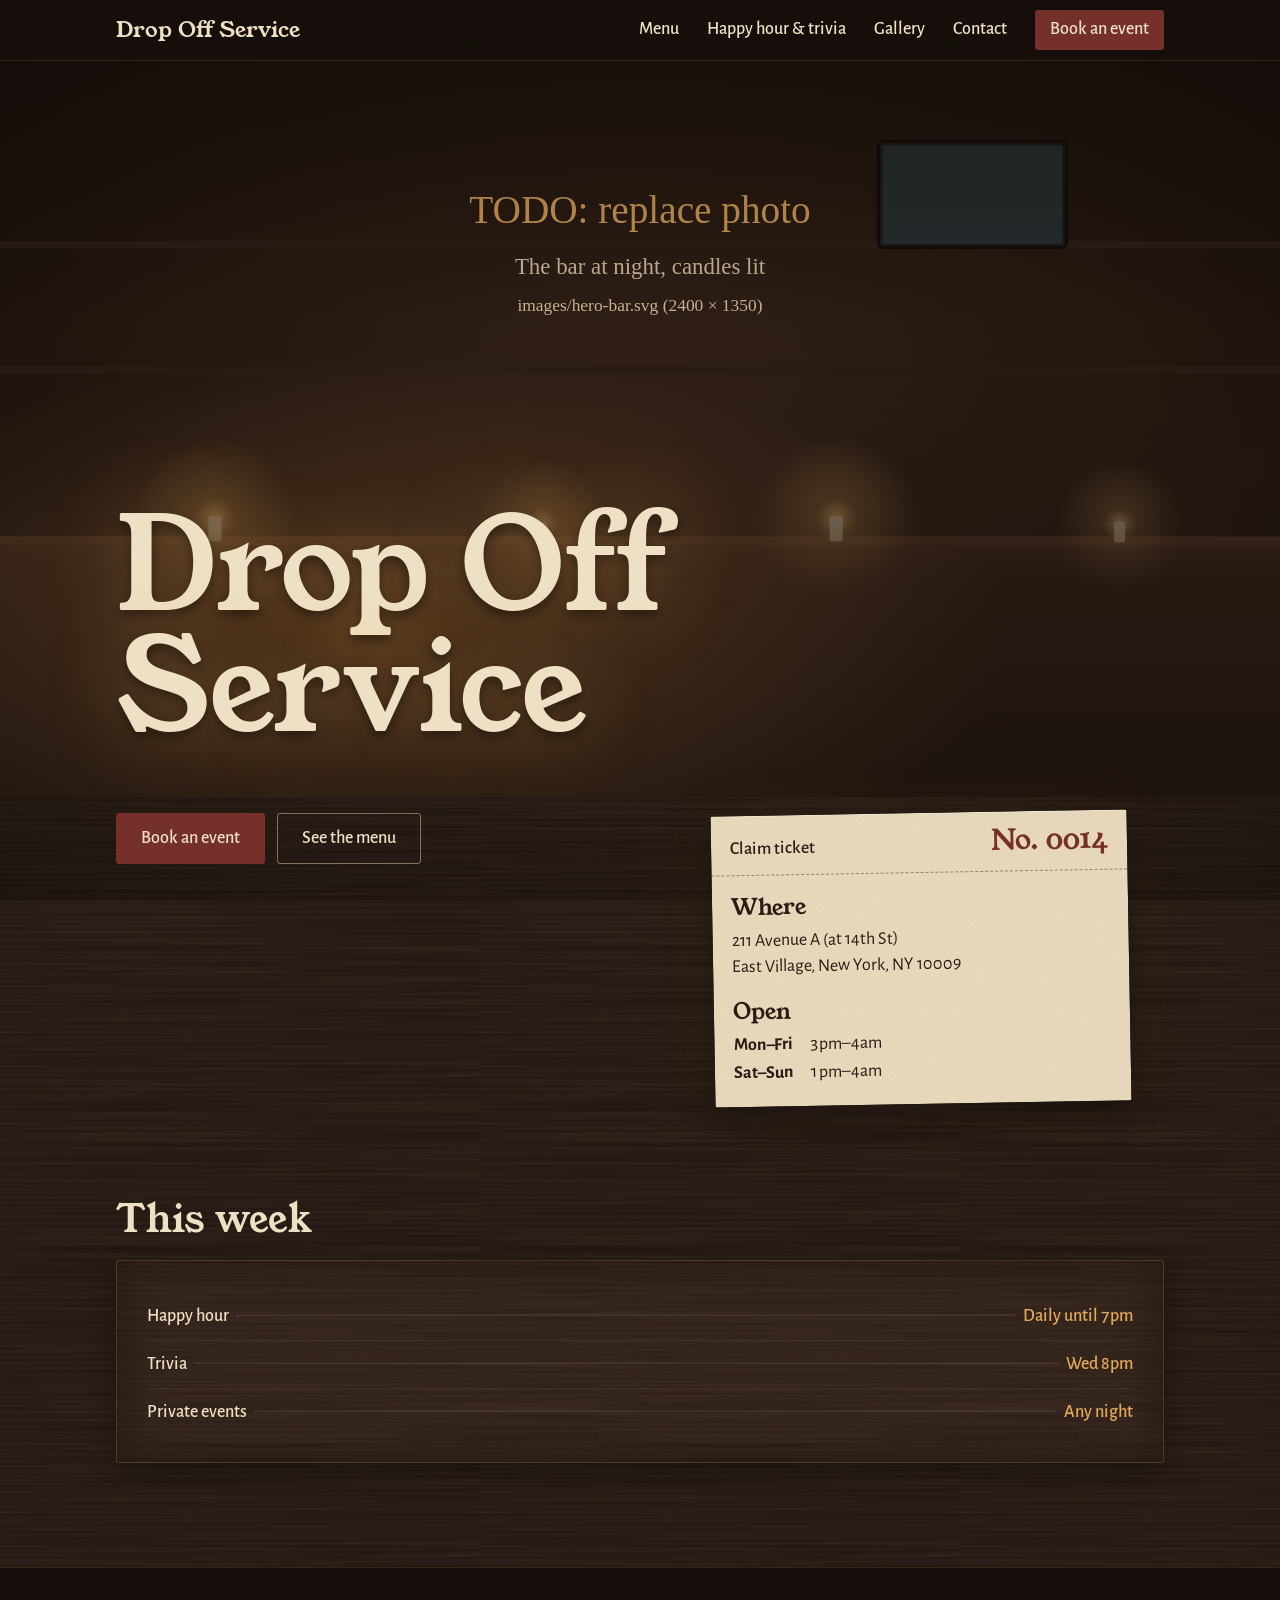
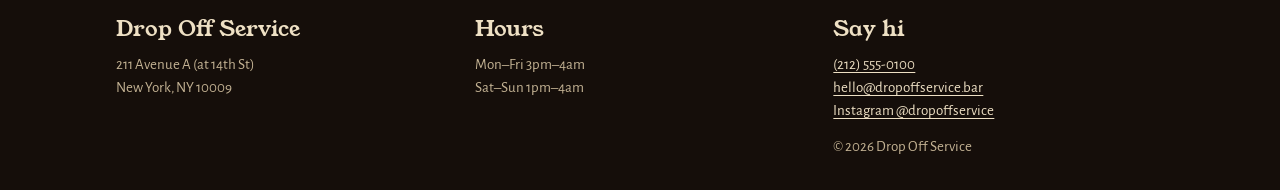
<file: index.html>
<!doctype html>
<html lang="en">
<head>
  <meta charset="utf-8">
  <meta name="viewport" content="width=device-width, initial-scale=1, viewport-fit=cover">
  <title>Drop Off Service | Bar at 14th St &amp; Avenue A, East Village</title>
  <meta name="description" content="Drop Off Service is a bar at 211 Avenue A, at 14th Street, in the East Village. Open until 4am every night, happy hour until 7pm, trivia Wednesdays, private events in the back room.">
  <meta name="theme-color" content="#150e0a">
  <script>document.documentElement.classList.add("js")</script>
  <link rel="preconnect" href="https://fonts.googleapis.com">
  <link rel="preconnect" href="https://fonts.gstatic.com" crossorigin>
  <link rel="stylesheet" href="https://fonts.googleapis.com/css2?family=Alegreya+Sans:ital,wght@0,400;0,500;0,700;1,400&family=Young+Serif&display=swap">
  <link rel="stylesheet" href="css/styles.css">
</head>
<body>
  <a class="skip-link" href="#main">Skip to content</a>

  <header class="site-header">
    <div class="wrap">
      <a class="wordmark" href="index.html">Drop Off Service</a>
      <button class="nav-toggle" type="button" aria-expanded="false" aria-controls="site-nav">Pages</button>
      <nav id="site-nav" class="site-nav" aria-label="Main">
        <ul>
          <li><a href="menu.html">Menu</a></li>
          <li><a href="happy-hour.html">Happy hour &amp; trivia</a></li>
          <li><a href="gallery.html">Gallery</a></li>
          <li><a href="contact.html">Contact</a></li>
          <li><a class="nav-book" href="events.html">Book an event</a></li>
        </ul>
      </nav>
    </div>
  </header>

  <main id="main">
    <section class="hero" aria-label="Welcome">
      <div class="hero-photo">
        <!-- TODO: replace with real photo (wide, at least 2400 × 1350) -->
        <img src="images/hero-bar.svg" alt="Inside Drop Off Service" width="2400" height="1350">
        <div class="sign sign-lit wrap">
          <h1><span>Drop Off</span> <span>Service</span></h1>
        </div>
      </div>

      <div class="hero-body wrap">
        <div class="hero-copy">
          <div class="hero-actions">
            <a class="btn" href="events.html">Book an event</a>
            <a class="btn btn-quiet" href="menu.html">See the menu</a>
          </div>
        </div>

        <div class="ticket ticket-tilt">
          <div class="ticket-stub">
            <span>Claim ticket</span>
            <span class="ticket-no">No. 0014</span>
          </div>
          <div class="ticket-body">
            <h2>Where</h2>
            <address>
              211 Avenue A (at 14th St)<br>
              East Village, New York, NY 10009
            </address>
            <h2>Open</h2>
            <dl>
              <dt>Mon–Fri</dt><dd>3pm–4am</dd>
              <dt>Sat–Sun</dt><dd>1pm–4am</dd>
            </dl>
          </div>
        </div>
      </div>
    </section>

    <section class="section wrap" aria-labelledby="this-week">
      <h2 class="section-title" id="this-week">This week</h2>
      <div class="board">
        <!-- TODO: confirm trivia start time -->
        <ul>
          <li>
            <a class="row" href="happy-hour.html"><span>Happy hour</span><span class="leader"></span><span class="price">Daily until 7pm</span></a>
          </li>
          <li>
            <a class="row" href="happy-hour.html#trivia"><span>Trivia</span><span class="leader"></span><span class="price">Wed 8pm</span></a>
          </li>
          <li>
            <a class="row" href="events.html"><span>Private events</span><span class="leader"></span><span class="price">Any night</span></a>
          </li>
        </ul>
      </div>
    </section>

  </main>

  <footer class="site-footer">
    <div class="wrap">
      <div>
        <h2>Drop Off Service</h2>
        <address>211 Avenue A (at 14th St)<br>New York, NY 10009</address>
      </div>
      <div>
        <h2>Hours</h2>
        <p>Mon–Fri 3pm–4am<br>Sat–Sun 1pm–4am</p>
      </div>
      <div>
        <h2>Say hi</h2>
        <!-- TODO: real phone, email, Instagram handle -->
        <p><a href="tel:+12125550100">(212) 555-0100</a><br>
          <a href="mailto:hello@dropoffservice.bar">hello@dropoffservice.bar</a><br>
          <a href="https://www.instagram.com/dropoffservice/">Instagram @dropoffservice</a></p>
        <p>&copy; <span data-year>2026</span> Drop Off Service</p>
      </div>
    </div>
  </footer>

  <script src="js/main.js" defer></script>
</body>
</html>
</file>
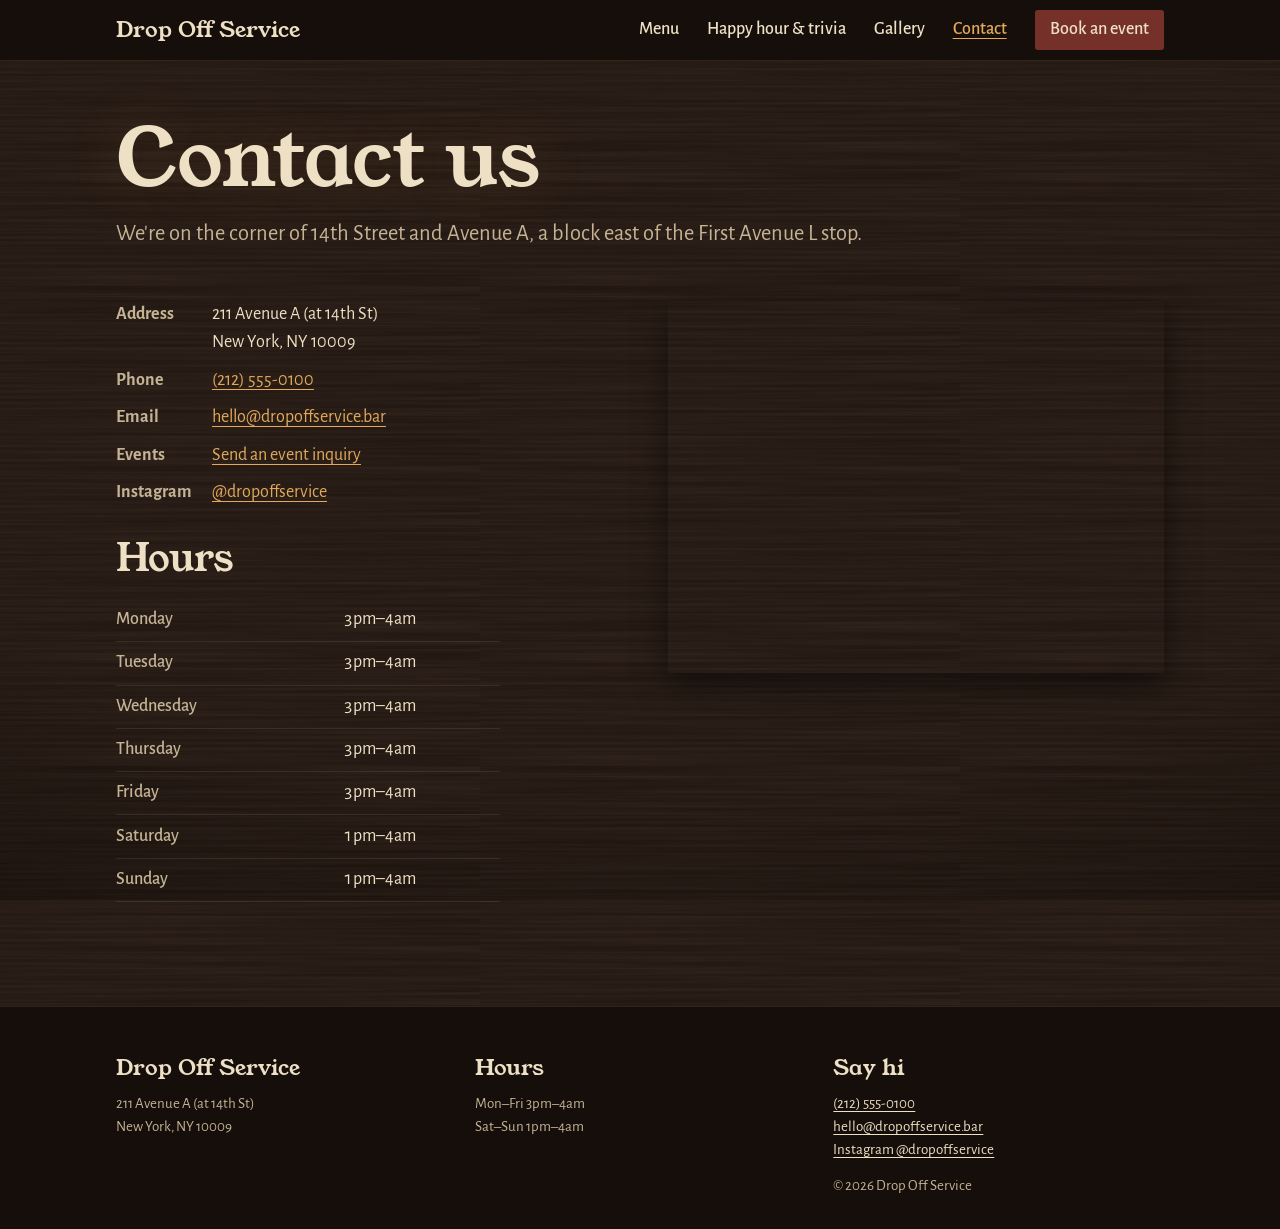
<file: contact.html>
<!doctype html>
<html lang="en">
<head>
  <meta charset="utf-8">
  <meta name="viewport" content="width=device-width, initial-scale=1, viewport-fit=cover">
  <title>Contact | Drop Off Service, East Village</title>
  <meta name="description" content="Address, hours, phone, and map for Drop Off Service at 14th St and Avenue A.">
  <meta name="theme-color" content="#150e0a">
  <script>document.documentElement.classList.add("js")</script>
  <link rel="preconnect" href="https://fonts.googleapis.com">
  <link rel="preconnect" href="https://fonts.gstatic.com" crossorigin>
  <link rel="stylesheet" href="https://fonts.googleapis.com/css2?family=Alegreya+Sans:ital,wght@0,400;0,500;0,700;1,400&family=Young+Serif&display=swap">
  <link rel="stylesheet" href="css/styles.css">
</head>
<body>
  <a class="skip-link" href="#main">Skip to content</a>

  <header class="site-header">
    <div class="wrap">
      <a class="wordmark" href="index.html">Drop Off Service</a>
      <button class="nav-toggle" type="button" aria-expanded="false" aria-controls="site-nav">Pages</button>
      <nav id="site-nav" class="site-nav" aria-label="Main">
        <ul>
          <li><a href="menu.html">Menu</a></li>
          <li><a href="happy-hour.html">Happy hour &amp; trivia</a></li>
          <li><a href="gallery.html">Gallery</a></li>
          <li><a href="contact.html" aria-current="page">Contact</a></li>
          <li><a class="nav-book" href="events.html">Book an event</a></li>
        </ul>
      </nav>
    </div>
  </header>

  <main id="main">
    <header class="page-head wrap">
      <h1>Contact us</h1>
      <p>We're on the corner of 14th Street and Avenue A, a block east of the First Avenue L stop.</p>
    </header>

    <section class="section wrap" aria-label="Contact details and map">
      <div class="split">
        <div>
          <!-- TODO: real phone, email, and Instagram handle -->
          <dl class="facts">
            <dt>Address</dt>
            <dd><address>211 Avenue A (at 14th St)<br>New York, NY 10009</address></dd>
            <dt>Phone</dt>
            <dd><a href="tel:+12125550100">(212) 555-0100</a></dd>
            <dt>Email</dt>
            <dd><a href="mailto:hello@dropoffservice.bar">hello@dropoffservice.bar</a></dd>
            <dt>Events</dt>
            <dd><a href="events.html">Send an event inquiry</a></dd>
            <dt>Instagram</dt>
            <dd><a href="https://www.instagram.com/dropoffservice/">@dropoffservice</a></dd>
          </dl>

          <h2 class="section-title" id="hours">Hours</h2>
          <table class="hours" aria-labelledby="hours">
            <tbody>
              <tr><th scope="row">Monday</th><td>3pm–4am</td></tr>
              <tr><th scope="row">Tuesday</th><td>3pm–4am</td></tr>
              <tr><th scope="row">Wednesday</th><td>3pm–4am</td></tr>
              <tr><th scope="row">Thursday</th><td>3pm–4am</td></tr>
              <tr><th scope="row">Friday</th><td>3pm–4am</td></tr>
              <tr><th scope="row">Saturday</th><td>1pm–4am</td></tr>
              <tr><th scope="row">Sunday</th><td>1pm–4am</td></tr>
            </tbody>
          </table>
        </div>

        <div class="map">
          <iframe
            src="https://www.google.com/maps?q=211+Avenue+A,+New+York,+NY+10009&amp;z=17&amp;output=embed"
            title="Map showing Drop Off Service at 14th Street and Avenue A"
            loading="lazy"
            referrerpolicy="no-referrer-when-downgrade"></iframe>
        </div>
      </div>
    </section>
  </main>

  <footer class="site-footer">
    <div class="wrap">
      <div>
        <h2>Drop Off Service</h2>
        <address>211 Avenue A (at 14th St)<br>New York, NY 10009</address>
      </div>
      <div>
        <h2>Hours</h2>
        <p>Mon–Fri 3pm–4am<br>Sat–Sun 1pm–4am</p>
      </div>
      <div>
        <h2>Say hi</h2>
        <!-- TODO: real phone, email, Instagram handle -->
        <p><a href="tel:+12125550100">(212) 555-0100</a><br>
          <a href="mailto:hello@dropoffservice.bar">hello@dropoffservice.bar</a><br>
          <a href="https://www.instagram.com/dropoffservice/">Instagram @dropoffservice</a></p>
        <p>&copy; <span data-year>2026</span> Drop Off Service</p>
      </div>
    </div>
  </footer>

  <script src="js/main.js" defer></script>
</body>
</html>
</file>
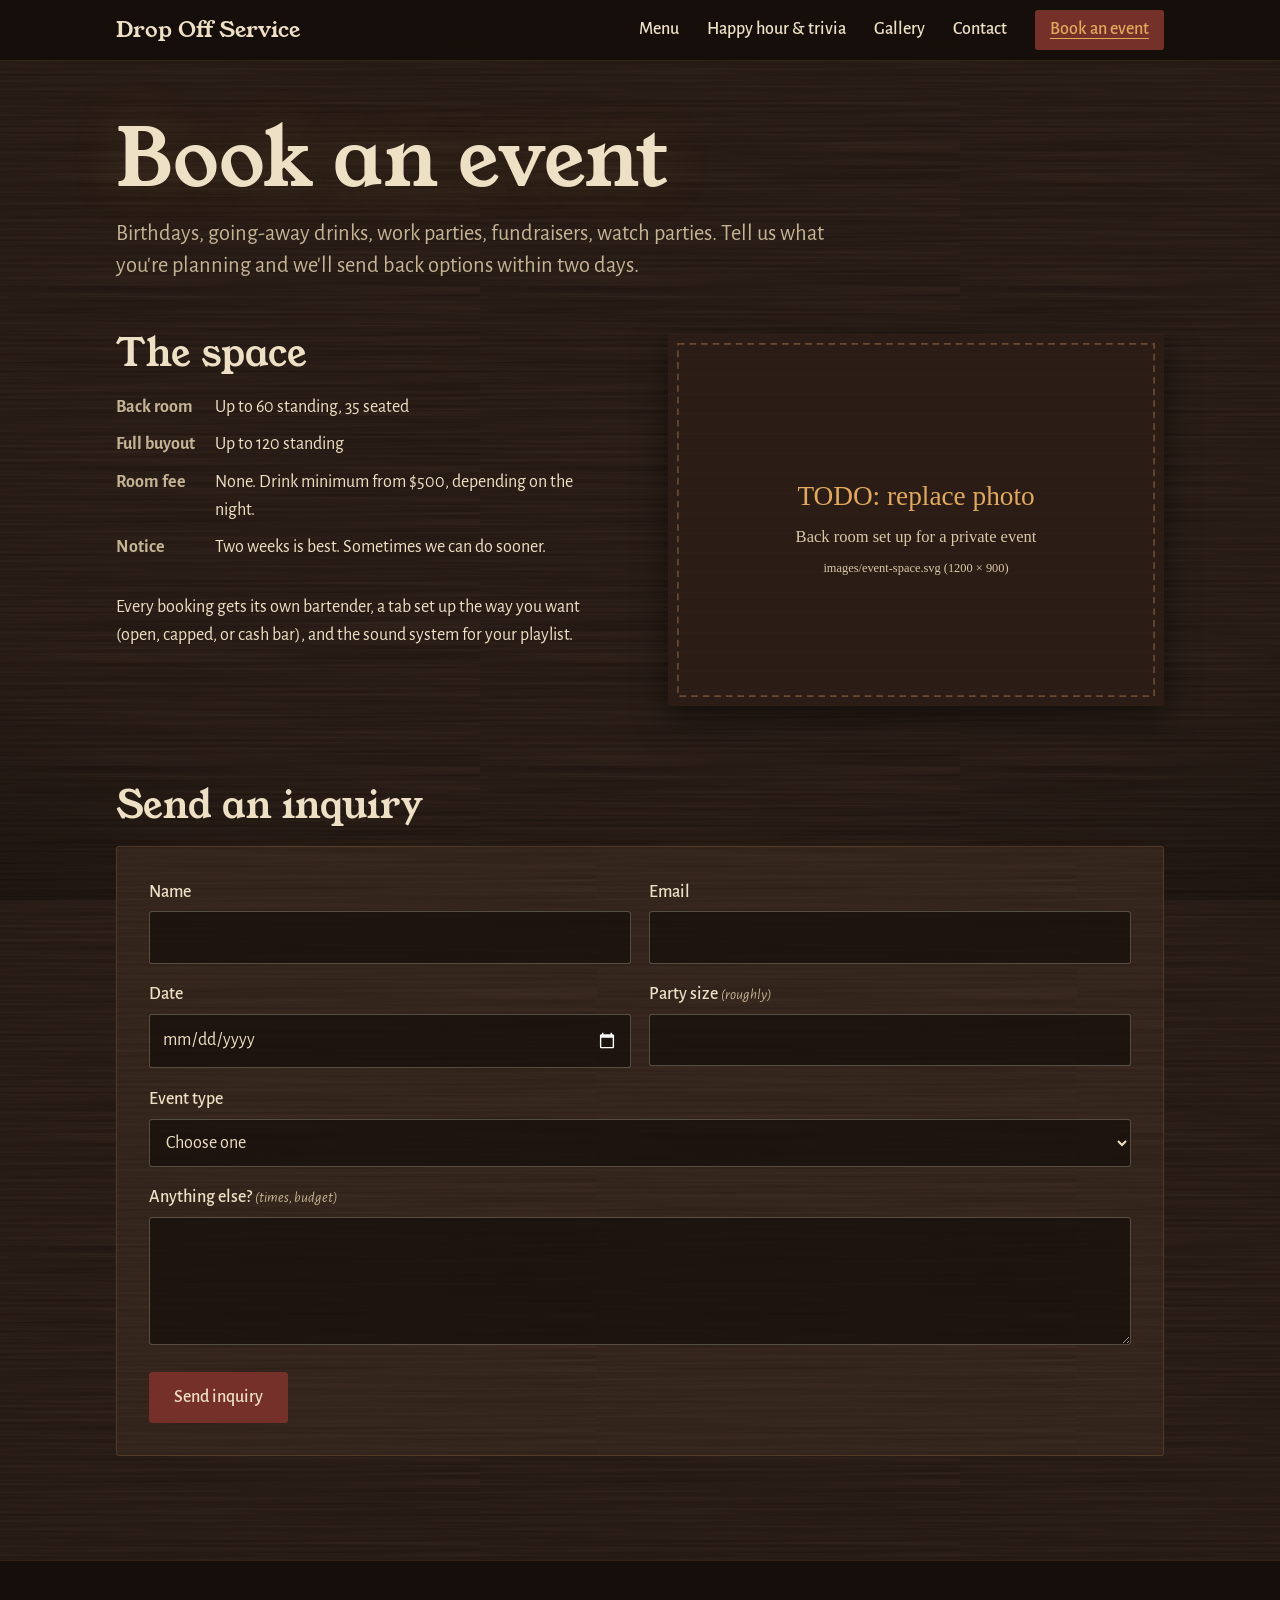
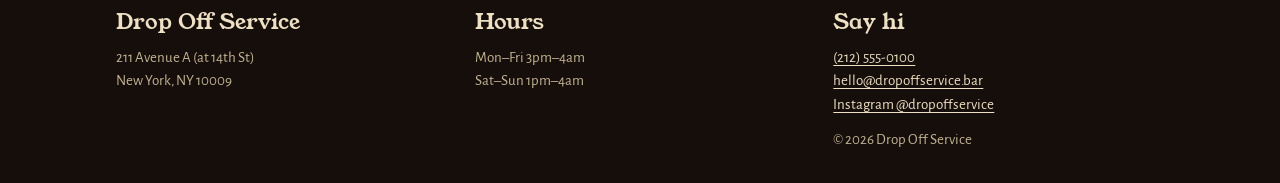
<file: events.html>
<!doctype html>
<html lang="en">
<head>
  <meta charset="utf-8">
  <meta name="viewport" content="width=device-width, initial-scale=1, viewport-fit=cover">
  <title>Book an Event | Drop Off Service, East Village</title>
  <meta name="description" content="Host a birthday, work party, or fundraiser in the back room at Drop Off Service.">
  <meta name="theme-color" content="#150e0a">
  <script>document.documentElement.classList.add("js")</script>
  <link rel="preconnect" href="https://fonts.googleapis.com">
  <link rel="preconnect" href="https://fonts.gstatic.com" crossorigin>
  <link rel="stylesheet" href="https://fonts.googleapis.com/css2?family=Alegreya+Sans:ital,wght@0,400;0,500;0,700;1,400&family=Young+Serif&display=swap">
  <link rel="stylesheet" href="css/styles.css">
</head>
<body>
  <a class="skip-link" href="#main">Skip to content</a>

  <header class="site-header">
    <div class="wrap">
      <a class="wordmark" href="index.html">Drop Off Service</a>
      <button class="nav-toggle" type="button" aria-expanded="false" aria-controls="site-nav">Pages</button>
      <nav id="site-nav" class="site-nav" aria-label="Main">
        <ul>
          <li><a href="menu.html">Menu</a></li>
          <li><a href="happy-hour.html">Happy hour &amp; trivia</a></li>
          <li><a href="gallery.html">Gallery</a></li>
          <li><a href="contact.html">Contact</a></li>
          <li><a class="nav-book" href="events.html" aria-current="page">Book an event</a></li>
        </ul>
      </nav>
    </div>
  </header>

  <main id="main">
    <header class="page-head wrap">
      <h1>Book an event</h1>
      <!-- TODO: replace placeholder intro copy -->
      <p>Birthdays, going-away drinks, work parties, fundraisers, watch parties. Tell us what you're planning and we'll send back options within two days.</p>
    </header>

    <section class="section wrap" aria-labelledby="space">
      <div class="split">
        <div>
          <h2 class="section-title" id="space">The space</h2>
          <!-- TODO: confirm capacities, minimums, and inclusions -->
          <dl class="facts">
            <dt>Back room</dt><dd>Up to 60 standing, 35 seated</dd>
            <dt>Full buyout</dt><dd>Up to 120 standing</dd>
            <dt>Room fee</dt><dd>None. Drink minimum from $500, depending on the night.</dd>
            <dt>Notice</dt><dd>Two weeks is best. Sometimes we can do sooner.</dd>
          </dl>
          <div class="prose">
            <p>Every booking gets its own bartender, a tab set up the way you want (open, capped, or cash bar), and the sound system for your playlist.</p>
          </div>
        </div>
        <figure class="photo">
          <!-- TODO: replace with real photo of the back room -->
          <img src="images/event-space.svg" alt="The back room set up for a private party" width="1200" height="900" loading="lazy">
        </figure>
      </div>
    </section>

    <section class="section wrap" aria-labelledby="inquire">
      <h2 class="section-title" id="inquire">Send an inquiry</h2>
      <!-- TODO: replace action with your Formspree (or similar) endpoint, e.g. https://formspree.io/f/abcdwxyz -->
      <form class="form" action="https://formspree.io/f/TODO_FORM_ID" method="POST" data-stub-form data-success="Inquiry sent. We'll reply by email within two days.">
        <div class="form-grid">
          <div class="field">
            <label for="name">Name</label>
            <input id="name" name="name" type="text" autocomplete="name" required>
          </div>
          <div class="field">
            <label for="email">Email</label>
            <input id="email" name="email" type="email" autocomplete="email" required>
          </div>
          <div class="field">
            <label for="date">Date</label>
            <input id="date" name="date" type="date" required>
          </div>
          <div class="field">
            <label for="party-size">Party size <span class="hint">(roughly)</span></label>
            <input id="party-size" name="party_size" type="number" min="1" max="120" inputmode="numeric" required>
          </div>
          <div class="field field-full">
            <label for="event-type">Event type</label>
            <select id="event-type" name="event_type" required>
              <option value="">Choose one</option>
              <option>Birthday</option>
              <option>Work party</option>
              <option>Going-away or celebration</option>
              <option>Fundraiser</option>
              <option>Watch party</option>
              <option>Something else</option>
            </select>
          </div>
          <div class="field field-full">
            <label for="message">Anything else? <span class="hint">(times, budget)</span></label>
            <textarea id="message" name="message"></textarea>
          </div>
          <div class="field-full">
            <button class="btn" type="submit">Send inquiry</button>
          </div>
        </div>
        <p class="form-status" role="status"></p>
      </form>
    </section>
  </main>

  <footer class="site-footer">
    <div class="wrap">
      <div>
        <h2>Drop Off Service</h2>
        <address>211 Avenue A (at 14th St)<br>New York, NY 10009</address>
      </div>
      <div>
        <h2>Hours</h2>
        <p>Mon–Fri 3pm–4am<br>Sat–Sun 1pm–4am</p>
      </div>
      <div>
        <h2>Say hi</h2>
        <!-- TODO: real phone, email, Instagram handle -->
        <p><a href="tel:+12125550100">(212) 555-0100</a><br>
          <a href="mailto:hello@dropoffservice.bar">hello@dropoffservice.bar</a><br>
          <a href="https://www.instagram.com/dropoffservice/">Instagram @dropoffservice</a></p>
        <p>&copy; <span data-year>2026</span> Drop Off Service</p>
      </div>
    </div>
  </footer>

  <script src="js/main.js" defer></script>
</body>
</html>
</file>
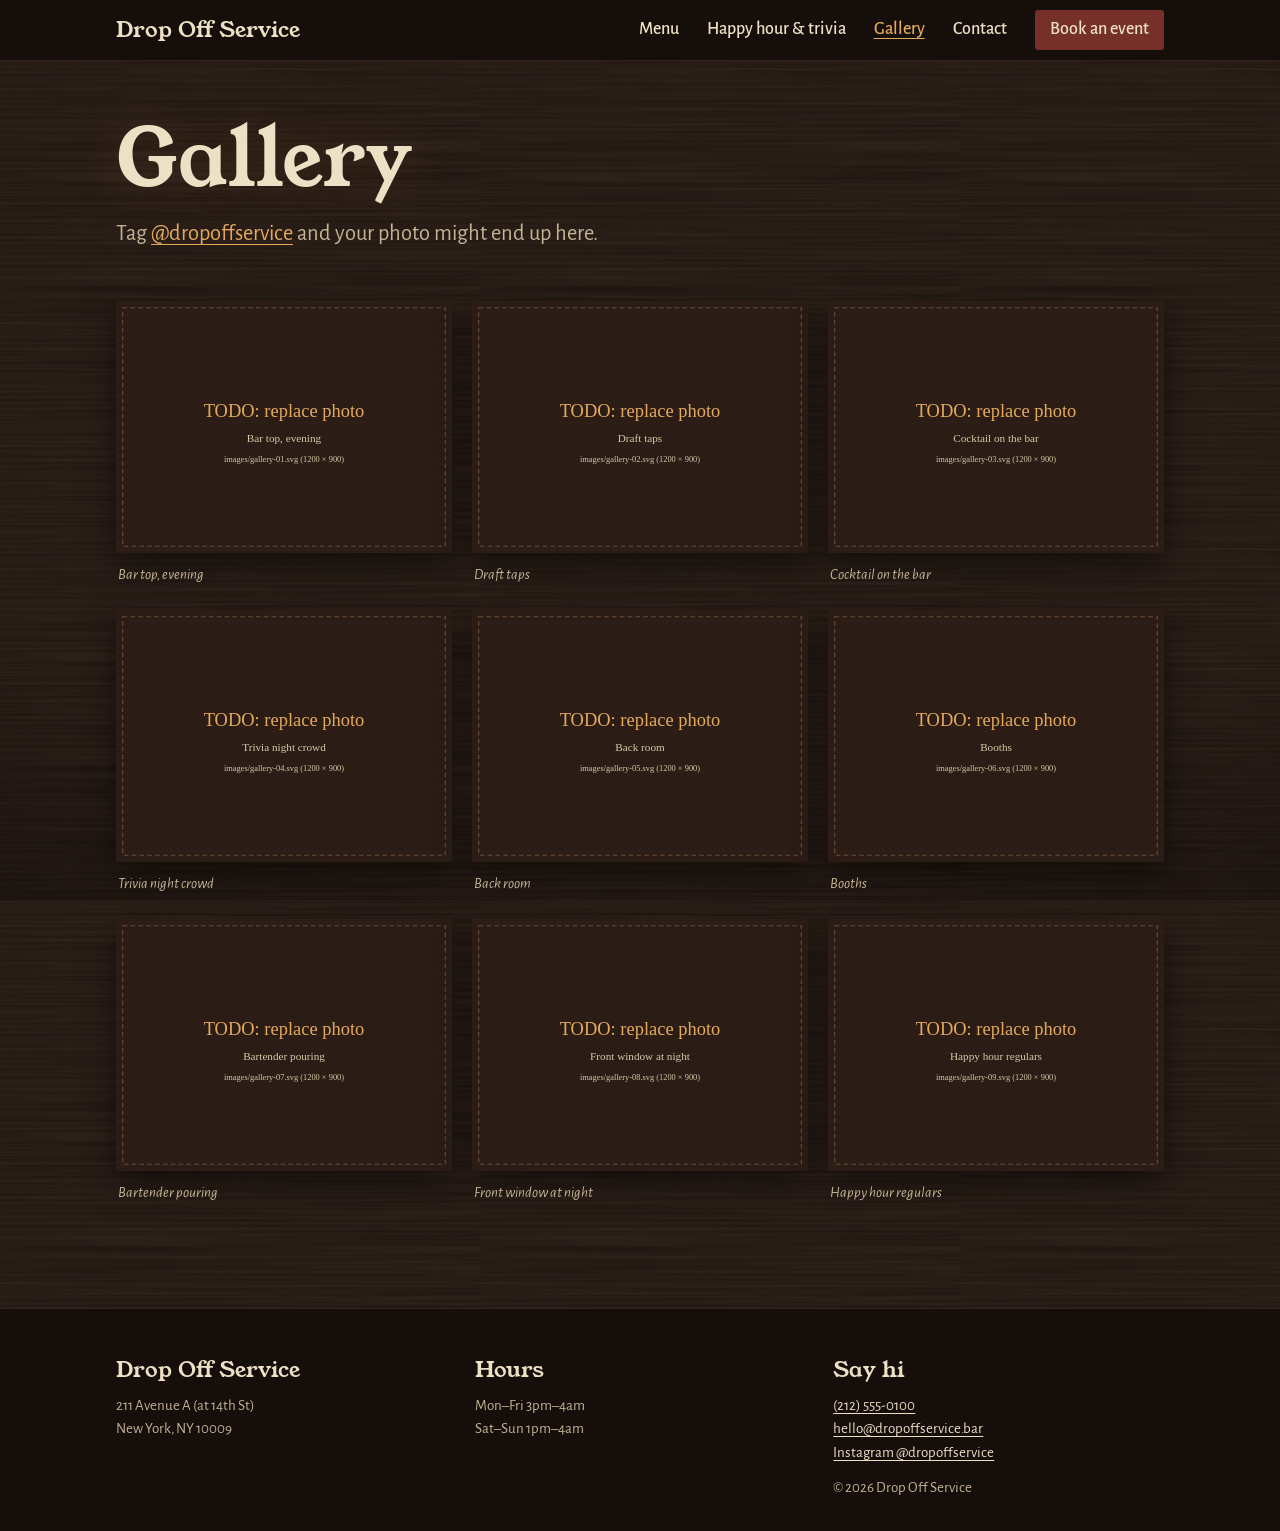
<file: gallery.html>
<!doctype html>
<html lang="en">
<head>
  <meta charset="utf-8">
  <meta name="viewport" content="width=device-width, initial-scale=1, viewport-fit=cover">
  <title>Gallery | Drop Off Service, East Village</title>
  <meta name="description" content="Photos from Drop Off Service in the East Village.">
  <meta name="theme-color" content="#150e0a">
  <script>document.documentElement.classList.add("js")</script>
  <link rel="preconnect" href="https://fonts.googleapis.com">
  <link rel="preconnect" href="https://fonts.gstatic.com" crossorigin>
  <link rel="stylesheet" href="https://fonts.googleapis.com/css2?family=Alegreya+Sans:ital,wght@0,400;0,500;0,700;1,400&family=Young+Serif&display=swap">
  <link rel="stylesheet" href="css/styles.css">
</head>
<body>
  <a class="skip-link" href="#main">Skip to content</a>

  <header class="site-header">
    <div class="wrap">
      <a class="wordmark" href="index.html">Drop Off Service</a>
      <button class="nav-toggle" type="button" aria-expanded="false" aria-controls="site-nav">Pages</button>
      <nav id="site-nav" class="site-nav" aria-label="Main">
        <ul>
          <li><a href="menu.html">Menu</a></li>
          <li><a href="happy-hour.html">Happy hour &amp; trivia</a></li>
          <li><a href="gallery.html" aria-current="page">Gallery</a></li>
          <li><a href="contact.html">Contact</a></li>
          <li><a class="nav-book" href="events.html">Book an event</a></li>
        </ul>
      </nav>
    </div>
  </header>

  <main id="main">
    <header class="page-head wrap">
      <h1>Gallery</h1>
      <p>Tag <a href="https://www.instagram.com/dropoffservice/">@dropoffservice</a> and your photo might end up here.</p>
      <!-- TODO: confirm Instagram handle -->
    </header>

    <section class="section wrap" aria-label="Photos">
      <!-- TODO: every image below is a placeholder. Drop real photos into /images and update src, alt, and caption -->
      <ul class="gallery">
        <li><figure class="photo"><img src="images/gallery-01.svg" alt="TODO: describe photo (Bar top, evening)" width="1200" height="900"><figcaption>Bar top, evening</figcaption></figure></li>
        <li><figure class="photo"><img src="images/gallery-02.svg" alt="TODO: describe photo (Draft taps)" width="1200" height="900"><figcaption>Draft taps</figcaption></figure></li>
        <li><figure class="photo"><img src="images/gallery-03.svg" alt="TODO: describe photo (Cocktail on the bar)" width="1200" height="900"><figcaption>Cocktail on the bar</figcaption></figure></li>
        <li><figure class="photo"><img src="images/gallery-04.svg" alt="TODO: describe photo (Trivia night crowd)" width="1200" height="900" loading="lazy"><figcaption>Trivia night crowd</figcaption></figure></li>
        <li><figure class="photo"><img src="images/gallery-05.svg" alt="TODO: describe photo (Back room)" width="1200" height="900" loading="lazy"><figcaption>Back room</figcaption></figure></li>
        <li><figure class="photo"><img src="images/gallery-06.svg" alt="TODO: describe photo (Booths)" width="1200" height="900" loading="lazy"><figcaption>Booths</figcaption></figure></li>
        <li><figure class="photo"><img src="images/gallery-07.svg" alt="TODO: describe photo (Bartender pouring)" width="1200" height="900" loading="lazy"><figcaption>Bartender pouring</figcaption></figure></li>
        <li><figure class="photo"><img src="images/gallery-08.svg" alt="TODO: describe photo (Front window at night)" width="1200" height="900" loading="lazy"><figcaption>Front window at night</figcaption></figure></li>
        <li><figure class="photo"><img src="images/gallery-09.svg" alt="TODO: describe photo (Happy hour regulars)" width="1200" height="900" loading="lazy"><figcaption>Happy hour regulars</figcaption></figure></li>
      </ul>
    </section>
  </main>

  <footer class="site-footer">
    <div class="wrap">
      <div>
        <h2>Drop Off Service</h2>
        <address>211 Avenue A (at 14th St)<br>New York, NY 10009</address>
      </div>
      <div>
        <h2>Hours</h2>
        <p>Mon–Fri 3pm–4am<br>Sat–Sun 1pm–4am</p>
      </div>
      <div>
        <h2>Say hi</h2>
        <!-- TODO: real phone, email, Instagram handle -->
        <p><a href="tel:+12125550100">(212) 555-0100</a><br>
          <a href="mailto:hello@dropoffservice.bar">hello@dropoffservice.bar</a><br>
          <a href="https://www.instagram.com/dropoffservice/">Instagram @dropoffservice</a></p>
        <p>&copy; <span data-year>2026</span> Drop Off Service</p>
      </div>
    </div>
  </footer>

  <script src="js/main.js" defer></script>
</body>
</html>
</file>
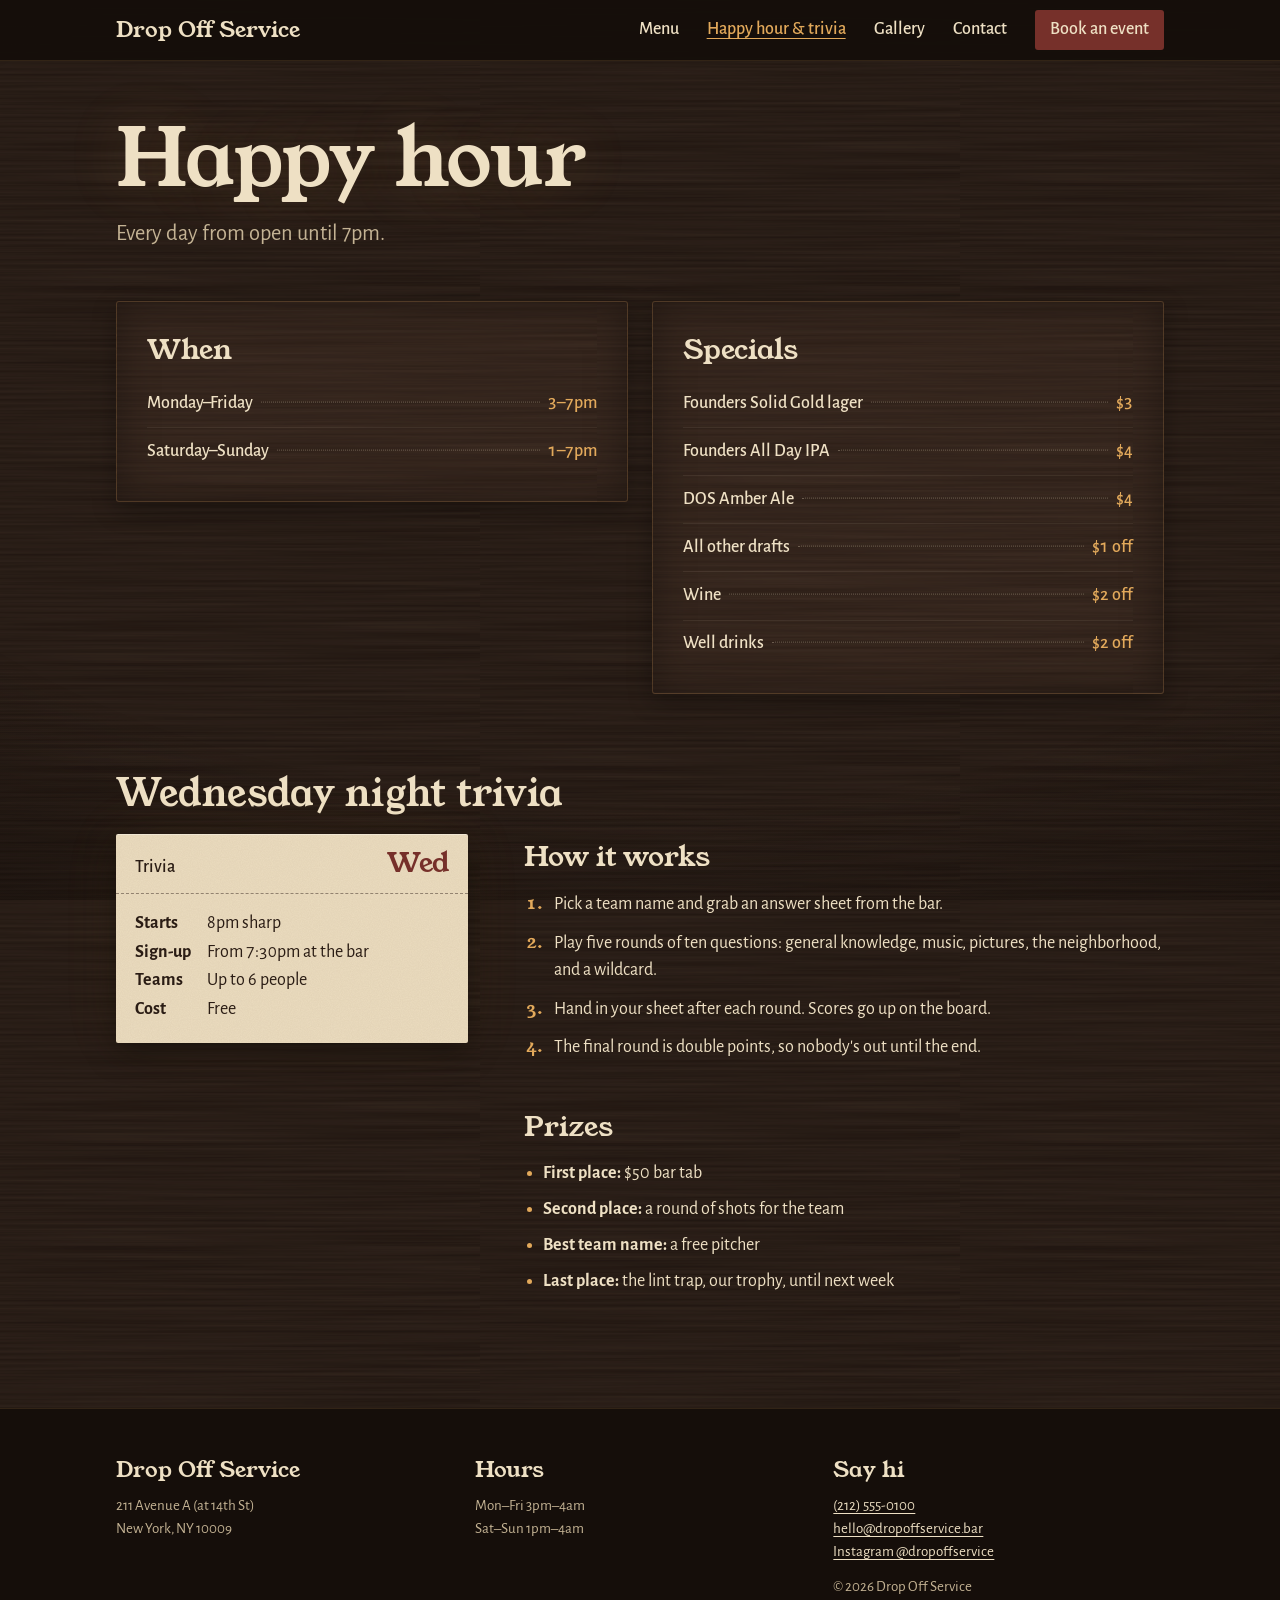
<file: happy-hour.html>
<!doctype html>
<html lang="en">
<head>
  <meta charset="utf-8">
  <meta name="viewport" content="width=device-width, initial-scale=1, viewport-fit=cover">
  <title>Happy Hour &amp; Trivia | Drop Off Service, East Village</title>
  <meta name="description" content="Happy hour every day from open until 7pm, and trivia every Wednesday night.">
  <meta name="theme-color" content="#150e0a">
  <script>document.documentElement.classList.add("js")</script>
  <link rel="preconnect" href="https://fonts.googleapis.com">
  <link rel="preconnect" href="https://fonts.gstatic.com" crossorigin>
  <link rel="stylesheet" href="https://fonts.googleapis.com/css2?family=Alegreya+Sans:ital,wght@0,400;0,500;0,700;1,400&family=Young+Serif&display=swap">
  <link rel="stylesheet" href="css/styles.css">
</head>
<body>
  <a class="skip-link" href="#main">Skip to content</a>

  <header class="site-header">
    <div class="wrap">
      <a class="wordmark" href="index.html">Drop Off Service</a>
      <button class="nav-toggle" type="button" aria-expanded="false" aria-controls="site-nav">Pages</button>
      <nav id="site-nav" class="site-nav" aria-label="Main">
        <ul>
          <li><a href="menu.html">Menu</a></li>
          <li><a href="happy-hour.html" aria-current="page">Happy hour &amp; trivia</a></li>
          <li><a href="gallery.html">Gallery</a></li>
          <li><a href="contact.html">Contact</a></li>
          <li><a class="nav-book" href="events.html">Book an event</a></li>
        </ul>
      </nav>
    </div>
  </header>

  <main id="main">
    <header class="page-head wrap">
      <h1>Happy hour</h1>
      <p>Every day from open until 7pm.</p>
    </header>

    <div class="section wrap">
      <div class="board-grid">
        <section class="board" aria-labelledby="hh-when">
          <h2 id="hh-when">When</h2>
          <ul>
            <li><div class="row"><span>Monday–Friday</span><span class="leader"></span><span class="price">3–7pm</span></div></li>
            <li><div class="row"><span>Saturday–Sunday</span><span class="leader"></span><span class="price">1–7pm</span></div></li>
          </ul>
        </section>

        <section class="board" aria-labelledby="hh-specials">
          <h2 id="hh-specials">Specials</h2>
          <ul>
            <li><div class="row"><span>Founders Solid Gold lager</span><span class="leader"></span><span class="price">$3</span></div></li>
            <li><div class="row"><span>Founders All Day IPA</span><span class="leader"></span><span class="price">$4</span></div></li>
            <!-- TODO: confirm exact name of the DOS amber ale -->
            <li><div class="row"><span>DOS Amber Ale</span><span class="leader"></span><span class="price">$4</span></div></li>
            <li><div class="row"><span>All other drafts</span><span class="leader"></span><span class="price">$1 off</span></div></li>
            <li><div class="row"><span>Wine</span><span class="leader"></span><span class="price">$2 off</span></div></li>
            <li><div class="row"><span>Well drinks</span><span class="leader"></span><span class="price">$2 off</span></div></li>
          </ul>
        </section>
      </div>
    </div>

    <section class="section wrap" id="trivia" aria-labelledby="trivia-title">
      <h2 class="section-title" id="trivia-title">Wednesday night trivia</h2>
      <div class="trivia">
        <div class="ticket">
          <div class="ticket-stub">
            <span>Trivia</span>
            <span class="ticket-no">Wed</span>
          </div>
          <div class="ticket-body">
            <!-- TODO: confirm trivia time and details -->
            <dl>
              <dt>Starts</dt><dd>8pm sharp</dd>
              <dt>Sign-up</dt><dd>From 7:30pm at the bar</dd>
              <dt>Teams</dt><dd>Up to 6 people</dd>
              <dt>Cost</dt><dd>Free</dd>
            </dl>
          </div>
        </div>

        <div class="trivia-detail">
          <div>
            <h3>How it works</h3>
            <!-- TODO: confirm trivia format -->
            <ol class="steps">
              <li>Pick a team name and grab an answer sheet from the bar.</li>
              <li>Play five rounds of ten questions: general knowledge, music, pictures, the neighborhood, and a wildcard.</li>
              <li>Hand in your sheet after each round. Scores go up on the board.</li>
              <li>The final round is double points, so nobody's out until the end.</li>
            </ol>
          </div>
          <div>
            <h3>Prizes</h3>
            <!-- TODO: all prizes below are placeholders -->
            <ul class="plain-list">
              <li><strong>First place:</strong> $50 bar tab</li>
              <li><strong>Second place:</strong> a round of shots for the team</li>
              <li><strong>Best team name:</strong> a free pitcher</li>
              <li><strong>Last place:</strong> the lint trap, our trophy, until next week</li>
            </ul>
          </div>
        </div>
      </div>
    </section>
  </main>

  <footer class="site-footer">
    <div class="wrap">
      <div>
        <h2>Drop Off Service</h2>
        <address>211 Avenue A (at 14th St)<br>New York, NY 10009</address>
      </div>
      <div>
        <h2>Hours</h2>
        <p>Mon–Fri 3pm–4am<br>Sat–Sun 1pm–4am</p>
      </div>
      <div>
        <h2>Say hi</h2>
        <!-- TODO: real phone, email, Instagram handle -->
        <p><a href="tel:+12125550100">(212) 555-0100</a><br>
          <a href="mailto:hello@dropoffservice.bar">hello@dropoffservice.bar</a><br>
          <a href="https://www.instagram.com/dropoffservice/">Instagram @dropoffservice</a></p>
        <p>&copy; <span data-year>2026</span> Drop Off Service</p>
      </div>
    </div>
  </footer>

  <script src="js/main.js" defer></script>
</body>
</html>
</file>
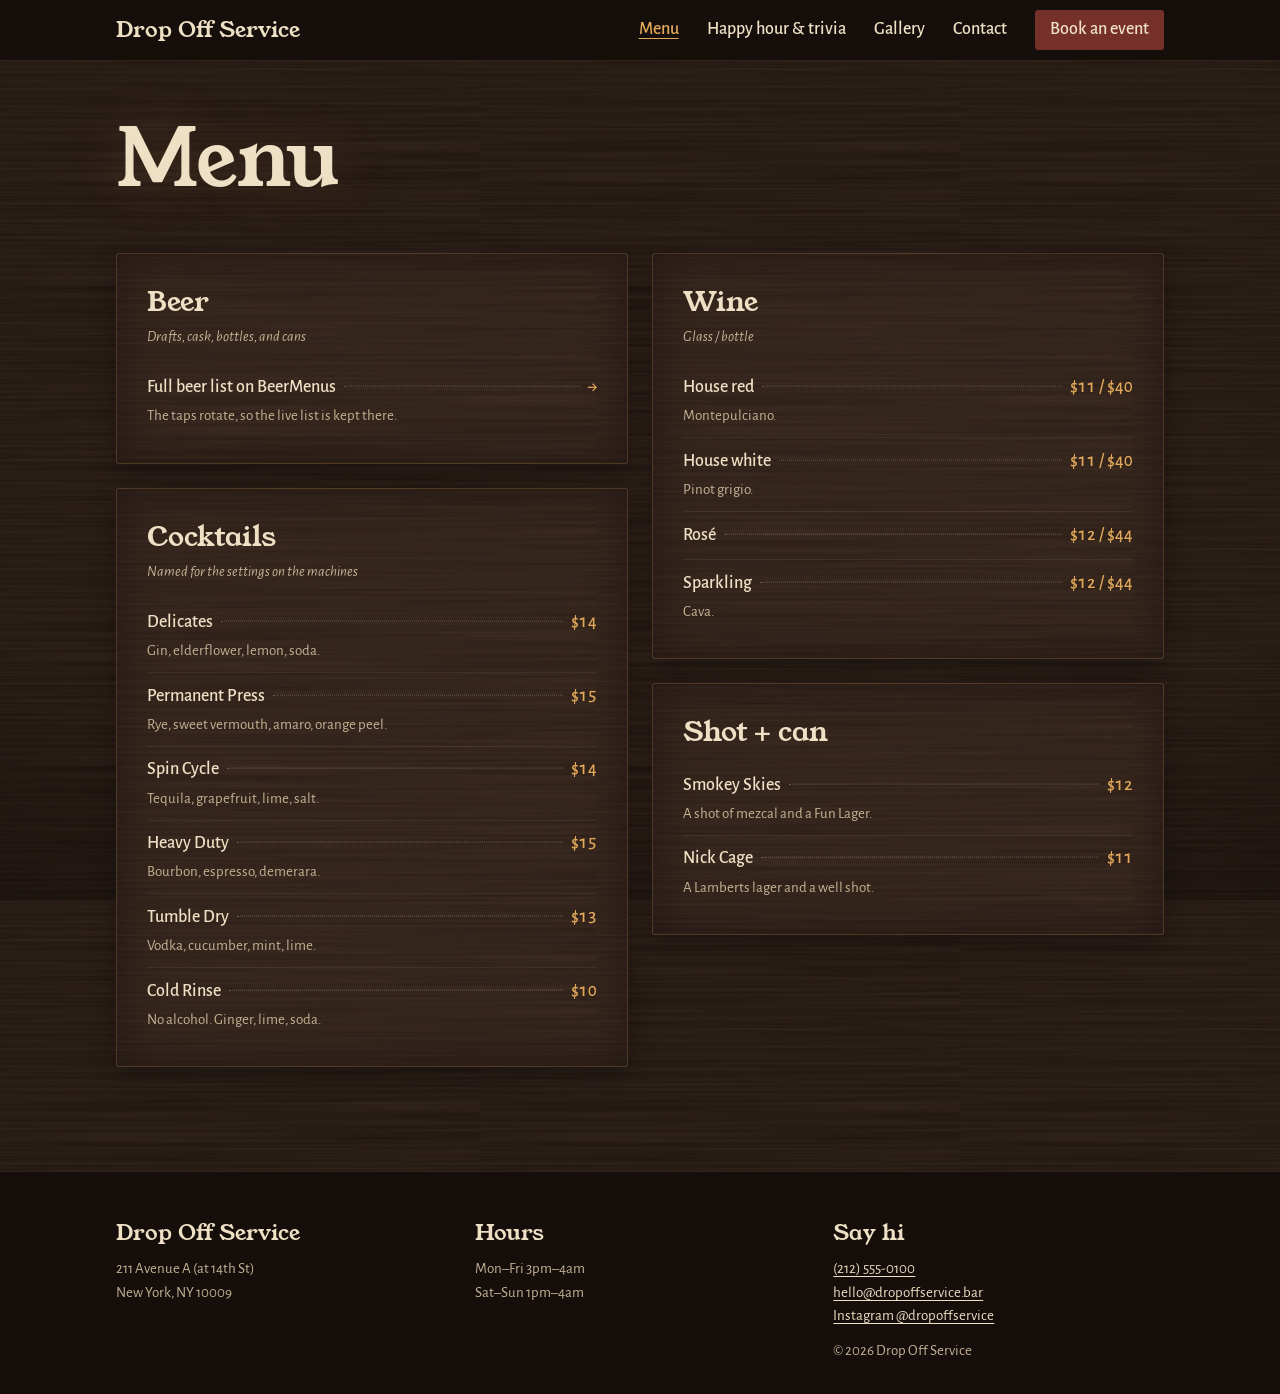
<file: menu.html>
<!doctype html>
<html lang="en">
<head>
  <meta charset="utf-8">
  <meta name="viewport" content="width=device-width, initial-scale=1, viewport-fit=cover">
  <title>Menu | Drop Off Service, East Village</title>
  <meta name="description" content="Beer, cocktails, wine, and shot + can specials at Drop Off Service in the East Village.">
  <meta name="theme-color" content="#150e0a">
  <script>document.documentElement.classList.add("js")</script>
  <link rel="preconnect" href="https://fonts.googleapis.com">
  <link rel="preconnect" href="https://fonts.gstatic.com" crossorigin>
  <link rel="stylesheet" href="https://fonts.googleapis.com/css2?family=Alegreya+Sans:ital,wght@0,400;0,500;0,700;1,400&family=Young+Serif&display=swap">
  <link rel="stylesheet" href="css/styles.css">
</head>
<body>
  <a class="skip-link" href="#main">Skip to content</a>

  <header class="site-header">
    <div class="wrap">
      <a class="wordmark" href="index.html">Drop Off Service</a>
      <button class="nav-toggle" type="button" aria-expanded="false" aria-controls="site-nav">Pages</button>
      <nav id="site-nav" class="site-nav" aria-label="Main">
        <ul>
          <li><a href="menu.html" aria-current="page">Menu</a></li>
          <li><a href="happy-hour.html">Happy hour &amp; trivia</a></li>
          <li><a href="gallery.html">Gallery</a></li>
          <li><a href="contact.html">Contact</a></li>
          <li><a class="nav-book" href="events.html">Book an event</a></li>
        </ul>
      </nav>
    </div>
  </header>

  <main id="main">
    <header class="page-head wrap">
      <h1>Menu</h1>
    </header>

    <!-- TODO: cocktails and wine below are placeholders -->
    <div class="section wrap">
      <div class="board-grid">
        <section class="board" aria-labelledby="beer">
          <h2 id="beer">Beer</h2>
          <p class="board-note">Drafts, cask, bottles, and cans</p>
          <ul>
            <li><a class="row" href="https://www.beermenus.com/places/1055-drop-off-service"><span>Full beer list on BeerMenus</span><span class="leader"></span><span class="price">&rarr;</span></a><span class="desc">The taps rotate, so the live list is kept there.</span></li>
          </ul>
        </section>

        <section class="board" aria-labelledby="cocktails">
          <h2 id="cocktails">Cocktails</h2>
          <p class="board-note">Named for the settings on the machines</p>
          <ul>
            <li><div class="row"><span>Delicates</span><span class="leader"></span><span class="price">$14</span></div><span class="desc">Gin, elderflower, lemon, soda.</span></li>
            <li><div class="row"><span>Permanent Press</span><span class="leader"></span><span class="price">$15</span></div><span class="desc">Rye, sweet vermouth, amaro, orange peel.</span></li>
            <li><div class="row"><span>Spin Cycle</span><span class="leader"></span><span class="price">$14</span></div><span class="desc">Tequila, grapefruit, lime, salt.</span></li>
            <li><div class="row"><span>Heavy Duty</span><span class="leader"></span><span class="price">$15</span></div><span class="desc">Bourbon, espresso, demerara.</span></li>
            <li><div class="row"><span>Tumble Dry</span><span class="leader"></span><span class="price">$13</span></div><span class="desc">Vodka, cucumber, mint, lime.</span></li>
            <li><div class="row"><span>Cold Rinse</span><span class="leader"></span><span class="price">$10</span></div><span class="desc">No alcohol. Ginger, lime, soda.</span></li>
          </ul>
        </section>

        <section class="board" aria-labelledby="wine">
          <h2 id="wine">Wine</h2>
          <p class="board-note">Glass / bottle</p>
          <ul>
            <li><div class="row"><span>House red</span><span class="leader"></span><span class="price">$11 / $40</span></div><span class="desc">Montepulciano.</span></li>
            <li><div class="row"><span>House white</span><span class="leader"></span><span class="price">$11 / $40</span></div><span class="desc">Pinot grigio.</span></li>
            <li><div class="row"><span>Rosé</span><span class="leader"></span><span class="price">$12 / $44</span></div></li>
            <li><div class="row"><span>Sparkling</span><span class="leader"></span><span class="price">$12 / $44</span></div><span class="desc">Cava.</span></li>
          </ul>
        </section>

        <section class="board" aria-labelledby="shots">
          <h2 id="shots">Shot + can</h2>
          <!-- TODO: confirm mezcal brand and lager names -->
          <ul>
            <li><div class="row"><span>Smokey Skies</span><span class="leader"></span><span class="price">$12</span></div><span class="desc">A shot of mezcal and a Fun Lager.</span></li>
            <li><div class="row"><span>Nick Cage</span><span class="leader"></span><span class="price">$11</span></div><span class="desc">A Lamberts lager and a well shot.</span></li>
          </ul>
        </section>

      </div>
    </div>
  </main>

  <footer class="site-footer">
    <div class="wrap">
      <div>
        <h2>Drop Off Service</h2>
        <address>211 Avenue A (at 14th St)<br>New York, NY 10009</address>
      </div>
      <div>
        <h2>Hours</h2>
        <p>Mon–Fri 3pm–4am<br>Sat–Sun 1pm–4am</p>
      </div>
      <div>
        <h2>Say hi</h2>
        <!-- TODO: real phone, email, Instagram handle -->
        <p><a href="tel:+12125550100">(212) 555-0100</a><br>
          <a href="mailto:hello@dropoffservice.bar">hello@dropoffservice.bar</a><br>
          <a href="https://www.instagram.com/dropoffservice/">Instagram @dropoffservice</a></p>
        <p>&copy; <span data-year>2026</span> Drop Off Service</p>
      </div>
    </div>
  </footer>

  <script src="js/main.js" defer></script>
</body>
</html>
</file>
<file: css/styles.css>
/* Drop Off Service
   An old dark-wood bar at 9pm: walnut and espresso, candlelight amber,
   an oxblood accent, cream paper for the bar tab. */

:root {
  --espresso: #150e0a;
  --walnut: #1e140f;
  --oak: #2b1d16;
  --oxblood: #76302a;
  --oxblood-lit: #8e3b33;
  --cream: #eee0c4;
  --cream-soft: #c4b394;
  --amber: #e2a95b;
  --amber-glow: rgba(226, 169, 91, 0.35);
  --paper: #ebdcbf;
  --paper-ink: #2a1c14;

  --serif: "Young Serif", Georgia, "Times New Roman", serif;
  --sans: "Alegreya Sans", "Gill Sans", "Trebuchet MS", sans-serif;

  /* Horizontal wood grain, used at low alpha on dark surfaces */
  --grain: url("data:image/svg+xml,%3Csvg xmlns='http://www.w3.org/2000/svg' width='480' height='480'%3E%3Cfilter id='g'%3E%3CfeTurbulence type='fractalNoise' baseFrequency='0.004 0.35' numOctaves='3' seed='7' stitchTiles='stitch'/%3E%3CfeColorMatrix values='0 0 0 0 0.42 0 0 0 0 0.27 0 0 0 0 0.17 0 0 0 0.14 0'/%3E%3C/filter%3E%3Crect width='100%25' height='100%25' filter='url(%23g)'/%3E%3C/svg%3E");
  /* Fine paper tooth for the bar tab */
  --tooth: url("data:image/svg+xml,%3Csvg xmlns='http://www.w3.org/2000/svg' width='200' height='200'%3E%3Cfilter id='p'%3E%3CfeTurbulence type='fractalNoise' baseFrequency='0.9' numOctaves='2' seed='3' stitchTiles='stitch'/%3E%3CfeColorMatrix values='0 0 0 0 0.35 0 0 0 0 0.25 0 0 0 0 0.15 0 0 0 0.12 0'/%3E%3C/filter%3E%3Crect width='100%25' height='100%25' filter='url(%23p)'/%3E%3C/svg%3E");

  /* 4:3 scale */
  --step--1: 0.9375rem;
  --step-0: 1.125rem;
  --step-1: 1.4rem;
  --step-2: 1.777rem;
  --step-3: 2.369rem;
  --step-4: 3.157rem;

  --gutter: 1.25rem;
  --max: 68rem;
}

*,
*::before,
*::after {
  box-sizing: border-box;
}

html {
  -webkit-text-size-adjust: 100%;
}

body {
  margin: 0;
  font-family: var(--sans);
  font-size: var(--step-0);
  line-height: 1.55;
  color: var(--cream);
  background-color: var(--walnut);
  background-image: var(--grain);
  background-size: 480px 480px;
}

/* Soft vignette, like the corners of a room lit by candles */
body::before {
  content: "";
  position: fixed;
  inset: 0;
  z-index: -1;
  pointer-events: none;
  background: radial-gradient(ellipse 120% 90% at 50% 40%, transparent 55%, rgba(8, 5, 3, 0.6) 100%);
}

img {
  max-width: 100%;
  height: auto;
  display: block;
}

a {
  color: var(--amber);
  text-underline-offset: 0.2em;
  text-decoration-thickness: 1px;
}

a:hover {
  text-decoration-thickness: 2px;
}

:focus-visible {
  outline: 2px solid var(--amber);
  outline-offset: 3px;
}

::selection {
  background: var(--oxblood);
  color: var(--cream);
}

.skip-link {
  position: absolute;
  left: 1rem;
  top: -4rem;
  z-index: 100;
  background: var(--cream);
  color: var(--paper-ink);
  padding: 0.5rem 1rem;
}

.skip-link:focus {
  top: 1rem;
}

.visually-hidden {
  position: absolute;
  width: 1px;
  height: 1px;
  overflow: hidden;
  clip: rect(0 0 0 0);
  white-space: nowrap;
}

.wrap {
  width: 100%;
  max-width: var(--max);
  margin-inline: auto;
  padding-inline: var(--gutter);
}

h1,
h2,
h3 {
  font-family: var(--serif);
  font-weight: 400;
  color: var(--cream);
}

/* ---------- Header ---------- */

.site-header {
  position: sticky;
  top: 0;
  z-index: 50;
  background: rgba(21, 14, 10, 0.94);
  border-bottom: 1px solid rgba(226, 169, 91, 0.14);
  color: var(--cream);
  padding-top: env(safe-area-inset-top, 0px);
}

.site-header .wrap {
  display: flex;
  align-items: center;
  justify-content: space-between;
  gap: 1rem;
  min-height: 3.75rem;
}

.wordmark {
  font-family: var(--serif);
  font-size: var(--step-1);
  color: var(--cream);
  text-decoration: none;
}

.nav-toggle {
  display: inline-flex;
  align-items: center;
  gap: 0.5rem;
  background: none;
  border: 1px solid var(--cream-soft);
  color: var(--cream);
  font: inherit;
  font-weight: 500;
  font-size: var(--step--1);
  padding: 0.35rem 0.85rem;
  border-radius: 3px;
  cursor: pointer;
}

.site-nav ul {
  list-style: none;
  margin: 0;
  padding: 0;
}

.site-nav a {
  display: block;
  color: var(--cream);
  text-decoration: none;
  font-weight: 500;
}

.site-nav a:hover {
  color: var(--amber);
}

.site-nav a[aria-current="page"] {
  color: var(--amber);
  text-decoration: underline;
  text-decoration-thickness: 1px;
}

/* Mobile: nav drops down under the bar. Without JS it just shows. */
.js .site-nav {
  display: none;
}

.js .site-nav.is-open {
  display: block;
}

.site-header .wrap {
  flex-wrap: wrap;
}

.site-nav {
  flex: 0 0 calc(100% + 2 * var(--gutter));
  margin-inline: calc(-1 * var(--gutter));
  border-top: 1px solid rgba(238, 224, 196, 0.1);
}

.site-nav li a {
  padding: 0.85rem var(--gutter);
  border-bottom: 1px solid rgba(238, 224, 196, 0.08);
  font-size: var(--step-1);
}

.site-nav .nav-book {
  color: var(--amber);
}

@media (min-width: 52rem) {
  .nav-toggle {
    display: none;
  }

  .site-header .wrap {
    flex-wrap: nowrap;
  }

  .js .site-nav,
  .site-nav {
    display: block;
    flex: 0 1 auto;
    margin-inline: 0;
    border-top: 0;
  }

  .site-nav ul {
    display: flex;
    gap: 1.75rem;
    align-items: center;
  }

  .site-nav li a {
    padding: 0;
    border: 0;
    font-size: var(--step-0);
  }

  .site-nav .nav-book {
    background: var(--oxblood);
    color: var(--cream);
    padding: 0.4rem 0.95rem;
    border-radius: 3px;
  }

  .site-nav .nav-book:hover {
    background: var(--oxblood-lit);
    color: var(--cream);
  }
}

/* ---------- Buttons ---------- */

.btn {
  display: inline-block;
  font: inherit;
  font-weight: 500;
  font-size: var(--step-0);
  text-decoration: none;
  line-height: 1.2;
  padding: 0.85rem 1.5rem;
  border: 1px solid var(--oxblood);
  border-radius: 3px;
  background: var(--oxblood);
  color: var(--cream);
  cursor: pointer;
  transition: background-color 0.4s ease, border-color 0.4s ease;
}

.btn:hover {
  background: var(--oxblood-lit);
  border-color: var(--oxblood-lit);
}

.btn-quiet {
  background: transparent;
  color: var(--cream);
  border-color: rgba(238, 224, 196, 0.45);
}

.btn-quiet:hover {
  background: rgba(238, 224, 196, 0.08);
  border-color: var(--cream);
}

/* ---------- Hero: the room at 9pm ---------- */

.hero {
  padding-bottom: 3rem;
}

.hero-photo {
  position: relative;
  display: flex;
  align-items: flex-end;
  min-height: clamp(28rem, 82vh, 46rem);
  overflow: hidden;
  background: var(--espresso);
}

.hero-photo > img {
  position: absolute;
  inset: 0;
  width: 100%;
  height: 100%;
  object-fit: cover;
  object-position: 50% 60%;
}

/* Candlelight pooled low behind the name, then the room falling to dark */
.hero-photo::after {
  content: "";
  position: absolute;
  inset: 0;
  background:
    radial-gradient(ellipse 70% 55% at 30% 78%, rgba(226, 150, 70, 0.22), transparent 70%),
    linear-gradient(to top, var(--walnut) 0%, rgba(30, 20, 15, 0.75) 30%, rgba(30, 20, 15, 0.1) 65%, rgba(21, 14, 10, 0.45) 100%);
}

.sign {
  position: relative;
  z-index: 1;
  padding-block: 3rem 2.25rem;
}

.sign h1 {
  margin: 0;
  font-size: clamp(3.4rem, 16vw, 8rem);
  line-height: 0.95;
  letter-spacing: -0.01em;
  text-shadow:
    0 0 0.6em var(--amber-glow),
    0 0.04em 0.08em rgba(0, 0, 0, 0.5);
}

.sign h1 span {
  display: block;
}

.sign-sub {
  margin: 1rem 0 0;
  max-width: 26em;
  font-size: var(--step-1);
  line-height: 1.35;
  color: var(--cream-soft);
}

/* One slow fade as the room comes into view */
.sign-lit h1,
.sign-lit .sign-sub {
  animation: candle-up 1.8s ease-out both;
}

.sign-lit .sign-sub {
  animation-delay: 0.5s;
}

@keyframes candle-up {
  from { opacity: 0; }
  to   { opacity: 1; }
}

.hero-body {
  display: grid;
  gap: 2.25rem;
  margin-top: 0.5rem;
  align-items: start;
}

.hero-copy p {
  margin: 0 0 1.5rem;
  max-width: 30em;
  font-size: var(--step-1);
  line-height: 1.45;
}

.hero-actions {
  display: flex;
  flex-wrap: wrap;
  gap: 0.75rem;
}

@media (min-width: 52rem) {
  .hero {
    padding-bottom: 4.5rem;
  }

  .sign {
    padding-block: 4rem 3rem;
  }

  .hero-body {
    grid-template-columns: 1.2fr 1fr;
    gap: 3.5rem;
    margin-top: 1rem;
  }
}

@media (prefers-reduced-motion: reduce) {
  .sign-lit h1,
  .sign-lit .sign-sub {
    animation: none;
  }

  .btn {
    transition: none;
  }
}

/* ---------- Bar tab (the old claim ticket) ---------- */

.ticket {
  background-color: var(--paper);
  background-image: var(--tooth);
  color: var(--paper-ink);
  font-family: var(--sans);
  font-size: var(--step-0);
  line-height: 1.45;
  max-width: 26rem;
  border-radius: 2px;
  box-shadow:
    0 1px 0 rgba(255, 255, 255, 0.35) inset,
    0 10px 30px rgba(0, 0, 0, 0.45),
    0 0 60px rgba(226, 169, 91, 0.08);
}

.ticket a {
  color: var(--oxblood);
}

.ticket-stub {
  display: flex;
  justify-content: space-between;
  align-items: baseline;
  padding: 0.9rem 1.2rem 0.8rem;
  border-bottom: 1px dashed rgba(42, 28, 20, 0.45);
  font-weight: 500;
}

.ticket-no {
  font-family: var(--serif);
  font-size: var(--step-2);
  color: var(--oxblood);
  line-height: 1;
}

.ticket-body {
  padding: 1rem 1.2rem 1.3rem;
}

.ticket h2,
.ticket h3 {
  font-family: var(--serif);
  font-size: var(--step-1);
  color: var(--paper-ink);
  margin: 0 0 0.2rem;
}

.ticket dl {
  margin: 0;
  display: grid;
  grid-template-columns: auto 1fr;
  gap: 0.15rem 1rem;
  font-variant-numeric: tabular-nums;
}

.ticket dt {
  font-weight: 700;
}

.ticket dd {
  margin: 0;
}

.ticket address {
  font-style: normal;
  margin-bottom: 1rem;
}

@media (min-width: 52rem) {
  .ticket-tilt {
    transform: rotate(-1deg);
  }
}

/* ---------- Page sections ---------- */

main {
  display: block;
}

.page-head {
  padding-block: 3.5rem 1.75rem;
}

.page-head h1,
.section-title {
  margin: 0;
  line-height: 1.05;
}

.page-head h1 {
  font-size: clamp(var(--step-4), 11vw, 5rem);
  text-shadow: 0 0 0.7em rgba(226, 169, 91, 0.18);
}

.page-head p {
  margin: 1rem 0 0;
  max-width: 34em;
  font-size: var(--step-1);
  line-height: 1.45;
  color: var(--cream-soft);
}

.section {
  padding-block: 1.5rem 3.5rem;
}

.section-title {
  font-size: var(--step-3);
  margin-bottom: 1.25rem;
}

.prose {
  max-width: 36em;
}

.prose p {
  margin: 0 0 1em;
}

.split {
  display: grid;
  gap: 2rem;
}

@media (min-width: 52rem) {
  .split {
    grid-template-columns: 1fr 1fr;
    gap: 3.5rem;
    align-items: start;
  }
}

.photo {
  margin: 0;
}

.photo img {
  width: 100%;
  aspect-ratio: 4 / 3;
  object-fit: cover;
  border-radius: 2px;
  box-shadow: 0 12px 32px rgba(0, 0, 0, 0.5);
}

.photo figcaption {
  font-style: italic;
  font-size: var(--step--1);
  padding: 0.6rem 0.1rem 0;
  color: var(--cream-soft);
}

/* ---------- Boards: wood panels behind the bar (menus, specials) ---------- */

.board {
  background-color: var(--oak);
  background-image: var(--grain);
  background-size: 480px 480px;
  color: var(--cream);
  padding: 1.5rem 1.2rem 1.25rem;
  border: 1px solid rgba(226, 169, 91, 0.16);
  border-radius: 3px;
  box-shadow:
    inset 0 0 40px rgba(0, 0, 0, 0.35),
    0 8px 24px rgba(0, 0, 0, 0.3);
}

.board + .board {
  margin-top: 1.5rem;
}

.board h2,
.board h3 {
  margin: 0 0 0.9rem;
  font-size: var(--step-2);
  line-height: 1.1;
}

.board ul + h3 {
  margin-top: 1.75rem;
  font-size: var(--step-1);
}

.board .board-note {
  margin: -0.4rem 0 1rem;
  color: var(--cream-soft);
  font-style: italic;
  font-size: var(--step--1);
}

.board ul {
  list-style: none;
  margin: 0;
  padding: 0;
}

.board li {
  padding-block: 0.6rem;
}

.board li + li {
  border-top: 1px solid rgba(238, 224, 196, 0.07);
}

.row {
  display: flex;
  align-items: baseline;
  gap: 0.5rem;
  font-weight: 500;
}

.board a.row {
  color: var(--cream);
  text-decoration: none;
}

.board a.row:hover > span:first-child {
  color: var(--amber);
  text-decoration: underline;
  text-decoration-thickness: 1px;
}

.row .leader {
  flex: 1;
  min-width: 1rem;
  border-bottom: 1px dotted rgba(238, 224, 196, 0.3);
  transform: translateY(-0.3em);
}

.row .price {
  color: var(--amber);
  font-variant-numeric: tabular-nums;
}

.board .desc {
  display: block;
  margin-top: 0.15rem;
  color: var(--cream-soft);
  font-size: var(--step--1);
  font-weight: 400;
  max-width: 34em;
}

.board-grid {
  display: grid;
  gap: 1.5rem;
}

.board-grid .board + .board {
  margin-top: 0;
}

@media (min-width: 52rem) {
  .board {
    padding: 2rem 1.9rem 1.6rem;
  }

  /* Two columns that pack boards of different heights */
  .board-grid {
    display: block;
    columns: 2;
    column-gap: 1.5rem;
  }

  .board-grid .board {
    break-inside: avoid;
    margin-bottom: 1.5rem;
  }
}

/* ---------- Trivia ---------- */

.trivia {
  display: grid;
  gap: 2rem;
  align-items: start;
}

.trivia .ticket {
  max-width: none;
}

.steps {
  margin: 0;
  padding-left: 1.5rem;
}

.steps li {
  margin-bottom: 0.6rem;
  padding-left: 0.35rem;
}

.steps li::marker {
  font-family: var(--serif);
  color: var(--amber);
}

.trivia-detail {
  display: grid;
  gap: 2rem;
  max-width: 38em;
}

.plain-list {
  margin: 0;
  padding-left: 1.2rem;
}

.plain-list li {
  margin-bottom: 0.5rem;
}

.plain-list li::marker {
  color: var(--amber);
}

.trivia h3 {
  font-size: var(--step-2);
  margin: 0 0 0.75rem;
}

@media (min-width: 52rem) {
  .trivia {
    grid-template-columns: 22rem 1fr;
    gap: 3.5rem;
  }
}

/* ---------- Facts list (events, contact) ---------- */

.facts {
  margin: 0 0 2rem;
  display: grid;
  grid-template-columns: max-content 1fr;
  gap: 0.6rem 1.25rem;
}

.facts dt {
  font-weight: 700;
  color: var(--cream-soft);
}

.facts dd {
  margin: 0;
}

.hours {
  border-collapse: collapse;
  width: 100%;
  max-width: 24rem;
  font-variant-numeric: tabular-nums;
}

.hours th,
.hours td {
  text-align: left;
  padding: 0.45rem 0;
  border-bottom: 1px solid rgba(238, 224, 196, 0.1);
}

.hours th {
  font-weight: 500;
  padding-right: 1.5rem;
  color: var(--cream-soft);
}

/* ---------- Forms ---------- */

.form {
  background-color: var(--oak);
  background-image: var(--grain);
  background-size: 480px 480px;
  padding: 1.5rem 1.2rem;
  border: 1px solid rgba(226, 169, 91, 0.16);
  border-radius: 3px;
}

.form-grid {
  display: grid;
  gap: 1.1rem;
}

.field label {
  display: block;
  font-weight: 500;
  margin-bottom: 0.3rem;
}

.field .hint {
  font-weight: 400;
  font-style: italic;
  color: var(--cream-soft);
  font-size: var(--step--1);
}

.field input,
.field select,
.field textarea {
  width: 100%;
  font: inherit;
  color: var(--cream);
  background: rgba(21, 14, 10, 0.7);
  border: 1px solid rgba(238, 224, 196, 0.28);
  border-radius: 3px;
  padding: 0.7rem 0.75rem;
  min-height: 3rem;
  color-scheme: dark;
}

.field input:focus,
.field select:focus,
.field textarea:focus {
  border-color: var(--amber);
}

.field textarea {
  min-height: 8rem;
  resize: vertical;
}

.field input:focus-visible,
.field select:focus-visible,
.field textarea:focus-visible {
  outline-offset: 1px;
}

.form-status {
  margin: 1rem 0 0;
  padding: 0.8rem 1rem;
  background: var(--paper);
  color: var(--paper-ink);
  border-radius: 2px;
  font-weight: 500;
}

.form-status:empty {
  display: none;
}

@media (min-width: 40rem) {
  .form {
    padding: 2rem;
  }

  .form-grid {
    grid-template-columns: 1fr 1fr;
  }

  .field-full {
    grid-column: 1 / -1;
  }
}

/* ---------- Map ---------- */

.map {
  border-radius: 2px;
  overflow: hidden;
  box-shadow: 0 12px 32px rgba(0, 0, 0, 0.5);
}

.map iframe {
  display: block;
  width: 100%;
  aspect-ratio: 4 / 3;
  border: 0;
  filter: sepia(0.35) brightness(0.82) contrast(0.95);
}

/* ---------- Gallery ---------- */

.gallery {
  list-style: none;
  margin: 0;
  padding: 0;
  display: grid;
  gap: 1.5rem 1.25rem;
  grid-template-columns: 1fr;
}

@media (min-width: 34rem) {
  .gallery {
    grid-template-columns: 1fr 1fr;
  }
}

@media (min-width: 60rem) {
  .gallery {
    grid-template-columns: repeat(3, 1fr);
  }
}

/* ---------- Footer ---------- */

.site-footer {
  background: var(--espresso);
  border-top: 1px solid rgba(226, 169, 91, 0.14);
  color: var(--cream);
  margin-top: 3rem;
  padding-block: 2.75rem calc(2rem + env(safe-area-inset-bottom, 0px));
  font-size: var(--step--1);
}

.site-footer .wrap {
  display: grid;
  gap: 1.75rem;
}

.site-footer h2 {
  font-size: var(--step-1);
  margin: 0 0 0.4rem;
}

.site-footer p,
.site-footer address {
  margin: 0;
  font-style: normal;
  color: var(--cream-soft);
}

.site-footer p + p {
  margin-top: 0.75rem;
}

.site-footer a {
  color: var(--cream);
}

.site-footer a:hover {
  color: var(--amber);
}

@media (min-width: 52rem) {
  .site-footer .wrap {
    grid-template-columns: repeat(3, 1fr);
  }
}

.facts address {
  font-style: normal;
}
</file>
